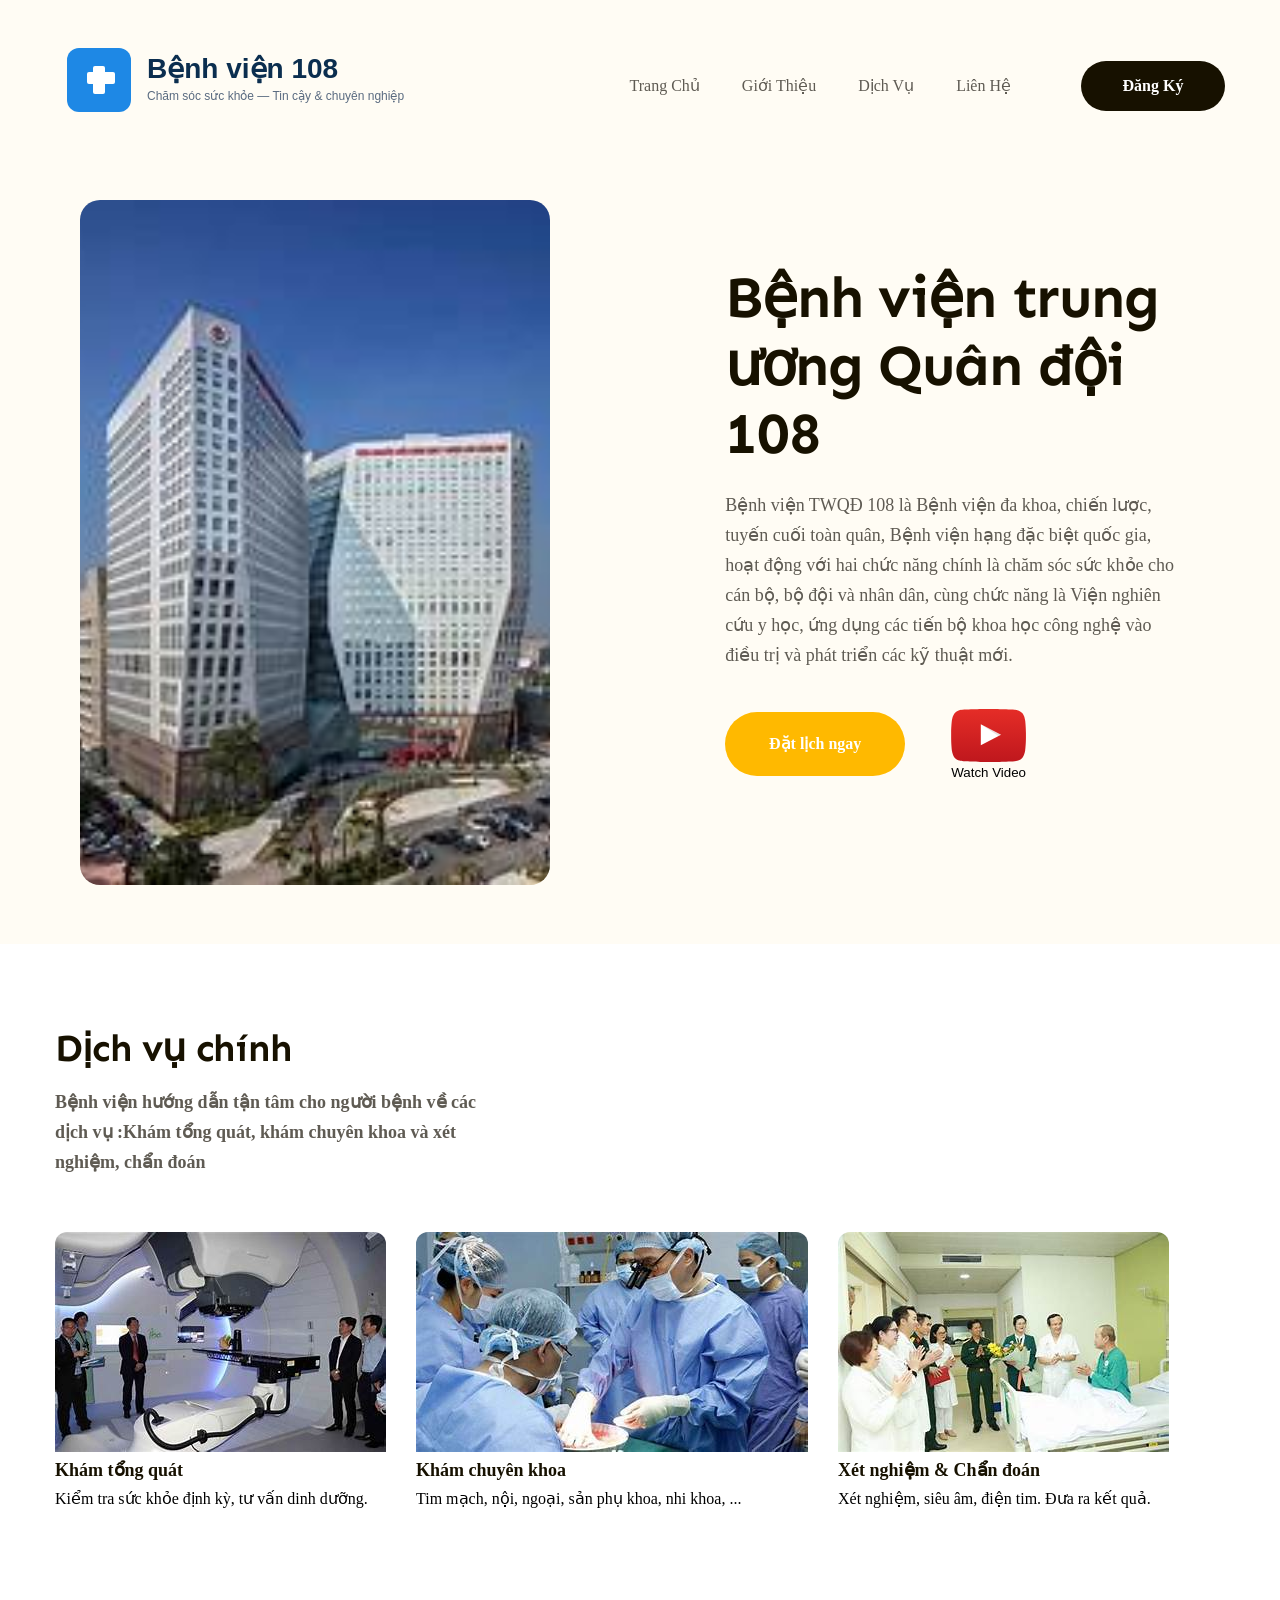
<file: index.html>
<!DOCTYPE html>
<html lang="vi">
  <head>
    <meta charset="UTF-8" />
    <meta name="viewport" content="width=device-width, initial-scale=1.0" />
    <link rel="stylesheet" href="./assets/css/reset.css" />
    <!-- nhúng font:popins,sen -->
    <link rel="preconnect" href="https://fonts.googleapis.com" />
    <link rel="preconnect" href="https://fonts.gstatic.com" crossorigin />
    <link
      href="https://fonts.googleapis.com/css2?family=Poppins:ital,wght@0,400;0,500;0,600;0,700;1,400&family=Sen:wght@700&display=swap"
      rel="stylesheet"
    />
    <link rel="stylesheet" href="./assets/css/style1.css" />
    <link rel="shortcut icon" href="favicon.ico" type="image/x-icon" />
    <title>Dự án đk khám bệnh</title>
  </head>
  <body style="height: 10000px">
    <!-- header -->
    <header class="header fixed">
      <div class="main-content">
        <div class="body">
          <!-- logo -->
          <img src="./assets/img/bv108_logo.svg" alt="" class="logo" />
          <!-- nav -->
          <nav class="nav">
            <ul>
              <li>
                <a href="">Trang Chủ</a>
              </li>
              <li>
                <a href="">Giới Thiệu</a>
              </li>
              <li>
                <a href="">Dịch Vụ</a>
              </li>
              <li>
                <a href="">Liên Hệ</a>
              </li>
            </ul>
          </nav>
          <!-- btn action -->
          <div class="action">
            <a href="" class="btn btn-sign-up">Đăng Ký</a>
          </div>
        </div>
      </div>
    </header>
    <!-- main -->
    <div class="main">
      <!-- hero -->
      <div class="hero">
        <div class="main-content">
          <div class="body">
            <!-- khối bên phải -->
            <div class="media-block">
              <img src="./assets/img/bv1.jpg" alt="" class="img" />
            </div>
            <!-- khối bên trái -->
            <div class="content-block">
              <h1 class="heading">Bệnh viện trung ương Quân đội 108</h1>
              <p class="desc">
                Bệnh viện TWQĐ 108 là Bệnh viện đa khoa, chiến lược, tuyến cuối
                toàn quân, Bệnh viện hạng đặc biệt quốc gia, hoạt động với hai
                chức năng chính là chăm sóc sức khỏe cho cán bộ, bộ đội và nhân
                dân, cùng chức năng là Viện nghiên cứu y học, ứng dụng các tiến
                bộ khoa học công nghệ vào điều trị và phát triển các kỹ thuật
                mới.
              </p>
              <div class="cta-group">
                <a href="#!" class="btn hero-cta">Đặt lịch ngay</a>
                <button class="watch-video">
                  <div class="icon">
                    <img src="./assets/img/icon.youtube.svg" alt="" />
                  </div>
                  <span>Watch Video</span>
                </button>
              </div>
            </div>
          </div>
        </div>
      </div>
      <!-- popular -->
      <div class="popular">
        <div class="main-content">
          <div class="popular-top">
            <div class="info">
              <h2 class="heading-lv2">Dịch vụ chính</h2>
              <p class="desc">
                Bệnh viện hướng dẫn tận tâm cho người bệnh về các dịch vụ :Khám
                tổng quát, khám chuyên khoa và xét nghiệm, chẩn đoán
              </p>
            </div>
          </div>
          <div class="course-list">
            <!-- item 1 -->
            <div class="course-item">
              <a href="#!"
                ><img src="./assets/img/dv-1.jpg" alt="" class="thumb"
              /></a>
              <h3 class="title">Khám tổng quát</h3>
              <p class="desc">Kiểm tra sức khỏe định kỳ, tư vấn dinh dưỡng.</p>
            </div>

            <!-- item 2 -->
            <div class="course-item">
              <a href="#!"
                ><img src="./assets/img/dv-2.jpg" alt="" class="thumb"
              /></a>
              <h3 class="title">Khám chuyên khoa</h3>
              <p class="desc">
                Tim mạch, nội, ngoại, sản phụ khoa, nhi khoa, ...
              </p>
            </div>

            <!-- item 3 -->
            <div class="course-item">
              <a href="#!"
                ><img src="./assets/img/dv-3.jpg" alt="" class="thumb"
              /></a>
              <h3 class="title">Xét nghiệm & Chẩn đoán</h3>
              <p class="desc">Xét nghiệm, siêu âm, điện tim. Đưa ra kết quả.</p>
            </div>
          </div>
        </div>
      </div>
    </div>
  </body>
</html>
</file>
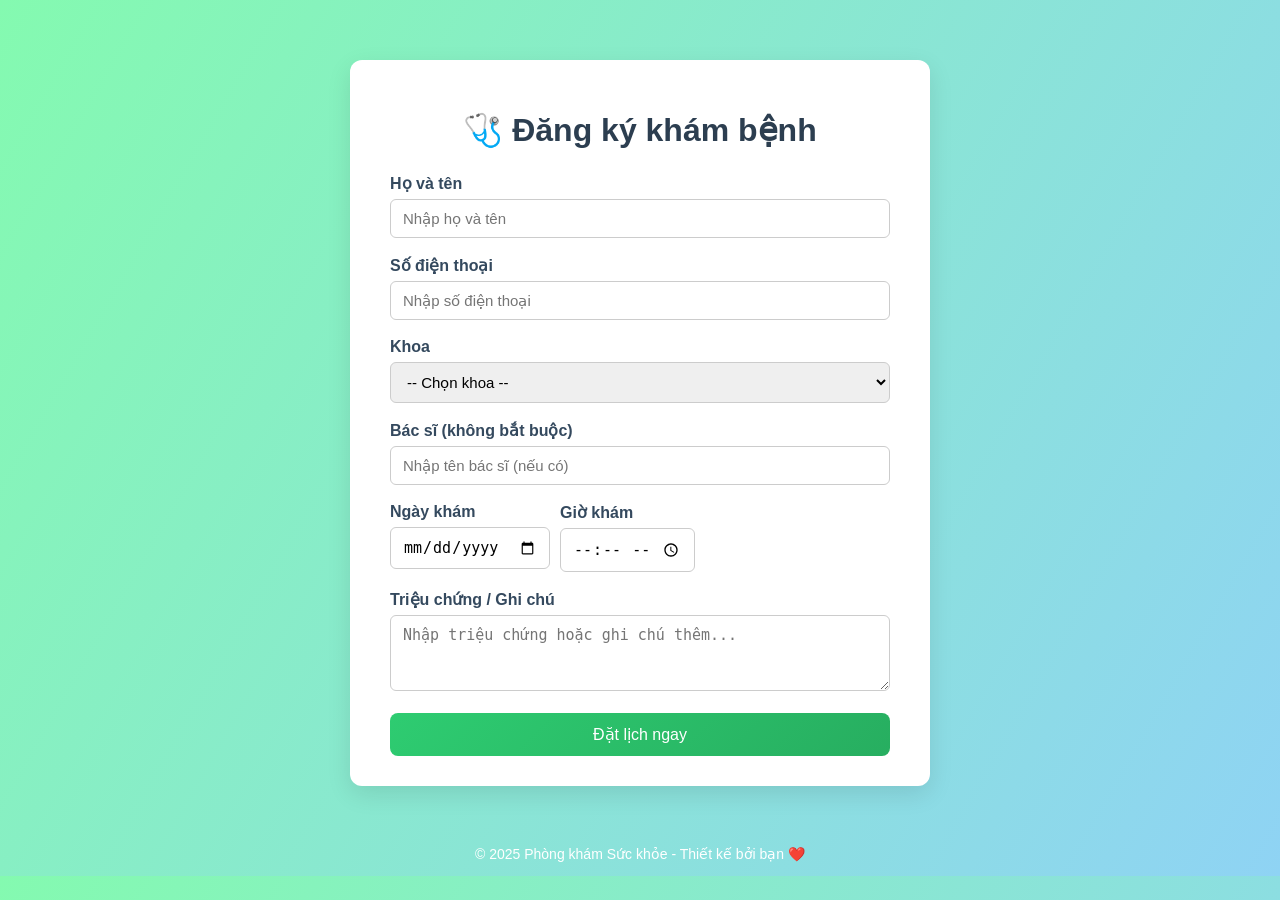
<file: sig-up.html>
<!DOCTYPE html>
<html lang="vi">
  <head>
    <meta charset="UTF-8" />
    <meta name="viewport" content="width=device-width, initial-scale=1.0" />
    <title>Đặt lịch khám bệnh</title>
    <link rel="stylesheet" href="style2.css" />
  </head>
  <body>
    <div class="container">
      <h1>🩺 Đăng ký khám bệnh</h1>
      <form action="#" method="post">
        <div class="form-group">
          <label for="name">Họ và tên</label>
          <input
            type="text"
            id="name"
            name="name"
            placeholder="Nhập họ và tên"
            required
          />
        </div>

        <div class="form-group">
          <label for="phone">Số điện thoại</label>
          <input
            type="tel"
            id="phone"
            name="phone"
            placeholder="Nhập số điện thoại"
            required
          />
        </div>

        <div class="form-group">
          <label for="department">Khoa</label>
          <select id="department" name="department" required>
            <option value="">-- Chọn khoa --</option>
            <option>Khám tổng quát</option>
            <option>Nhi</option>
            <option>Tim mạch</option>
            <option>Sản - Phụ khoa</option>
            <option>Da liễu</option>
          </select>
        </div>

        <div class="form-group">
          <label for="doctor">Bác sĩ (không bắt buộc)</label>
          <input
            type="text"
            id="doctor"
            name="doctor"
            placeholder="Nhập tên bác sĩ (nếu có)"
          />
        </div>

        <div class="form-inline">
          <div class="form-group">
            <label for="date">Ngày khám</label>
            <input type="date" id="date" name="date" required />
          </div>

          <div class="form-group">
            <label for="time">Giờ khám</label>
            <input type="time" id="time" name="time" required />
          </div>
        </div>

        <div class="form-group">
          <label for="note">Triệu chứng / Ghi chú</label>
          <textarea
            id="note"
            name="note"
            rows="3"
            placeholder="Nhập triệu chứng hoặc ghi chú thêm..."
          ></textarea>
        </div>

        <button type="submit" class="btn">Đặt lịch ngay</button>
      </form>
    </div>

    <footer>
      <p>© 2025 Phòng khám Sức khỏe - Thiết kế bởi bạn ❤️</p>
    </footer>
  </body>
</html>
</file>
<file: assets/css/style1.css>
* {
  /* kích thước là của phần tử luôn  */
  box-sizing: border-box;
}
/* tạo biến để khi dùng chỉ cần dùng var */
:root {
  --font-heading: "Sen", sans-serif;
  --primary-color: #ffb900;
}
/* 1rem=16px nên cần đổi 1rem=10px cho dễ tính */
html {
  font-size: 62.5%;
}
/* khôi phục lại cỡ chữ mặc định theo rem */
body {
  font-size: 1.6rem;
  .poppins-regular {
    font-family: "Poppins", sans-serif;
    font-weight: 400;
    font-style: normal;
  }

  .poppins-medium {
    font-family: "Poppins", sans-serif;
    font-weight: 500;
    font-style: normal;
  }

  .poppins-semibold {
    font-family: "Poppins", sans-serif;
    font-weight: 600;
    font-style: normal;
  }

  .poppins-bold {
    font-family: "Poppins", sans-serif;
    font-weight: 700;
    font-style: normal;
  }

  .poppins-regular-italic {
    font-family: "Poppins", sans-serif;
    font-weight: 400;
    font-style: italic;
  }
}
/* bỏ gạch chân  */
a {
  text-decoration: none;
}
.heading-lv2 {
  color: #171100;
  font-family: var(--font-heading);
  font-size: 3.8rem;
  font-weight: 700;
  line-height: 1.27;
  letter-spacing: -0.76px;
}
.btn {
  /* cần chuyển sang inline-block để thêm padding cho chữ cách viền */
  display: inline-block;
  padding: 0 16px;
  line-height: 50px;
  color: #fff;
  text-align: center;
  font-size: 1.6rem;
  font-weight: 600;
  border-radius: 999px;
  background: #171100;
}
/* dùng hover khi di qua cho mờ đi chút */
.btn:hover {
  opacity: 0.9;
  cursor: pointer;
}
/* căn khoảng cách 2 bên trên trình duyệt */
.main-content {
  width: 1170px;
  /* khi kéo trình duyệt ko bị sát lề hoặc mất chữ */
  max-width: calc(100% - 48px);
  margin-left: auto;
  margin-right: auto;
}
.header {
  background: #fffcf4;
}
/* tạo độ dính khi cuộn */
.header.fixed {
  position: sticky;
  top: -28px;
}
/* dàn ngang */
.header .body {
  display: flex;
  /* căn giữa cả hàng theo trục ngang */
  align-items: center;
  padding: 36px 0 8px;
}
/* kéo sang bên phải của khối header */
.nav {
  margin-left: auto;
}
/* dàn ngang của khối con nav ul */
.nav ul {
  display: flex;
}
.nav a {
  /* định vị theo tổ tiên gần nhất possition */
  position: relative;
  color: #5f5b53;
  font-size: 1.6rem;
  padding: 8px 21px;
}
/* hover khi di chuột qua tạo sự khác */
.nav a:hover {
  color: #171100;
  font-weight: 600;
}
.header .btn-sign-up {
  min-width: 144px;
}
/* khoảng cách nút đăng ký với liên hệ */
.header .action {
  margin-left: 49px;
}
.fa-youtube {
  color: #f00;
}
/* hero -----------------------------------------------------------------*/
.hero {
  padding: 56px;
  background: #fffcf4;
}
.hero .body {
  display: flex;
}
.hero .media-block {
  width: 46%;
}
.hero .content-block {
  width: 52%;
  padding-left: 130px;
  padding-top: 64px;
}
.hero .media-block .img {
  width: 470px;
  height: 685px;
  /* dùng object để tránh vỡ ảnh */
  object-fit: cover;
  border-radius: 20px;
}
.hero .heading {
  color: #171100;
  font-family: var(--font-heading);
  font-size: 5.8rem;
  font-weight: 700;
  line-height: 1.17;
  letter-spacing: -1.16px;
}
.hero .desc {
  color: #5f5b53;
  margin-top: 22px;
  font-size: 1.8rem;
  line-height: 1.67;
}
.hero .cta-group {
  display: flex;
  align-items: center;
  margin-top: 38px;
}
.hero-cta {
  min-width: 180px;
  line-height: 64px;
  background-color: var(--primary-color);
}
.hero .watch-video {
  border: none;
  margin-left: 40px;
  background: transparent;
  /* display: flex; */
  cursor: pointer;
}
/* popular ---------------------------------------------------------------------- */
.popular {
  padding: 40px 0;
  margin-top: 40px;
}

.popular-top .desc {
  margin-top: 16px;
  width: 458px;
  color: #5f5b53;
  font-size: 1.8rem;
  line-height: 1.67;
}

.popular .course-list {
  margin-top: 55px;
  gap: 30px;
  display: flex;
}
/* chỉnh cho ảnh vào khung của khối, không bị tràn ra ngoài khối */
.popular .course-item .thumb {
  border-radius: 12px 12px 0 0;
  width: 100%;
}

.popular .course-item .title {
  color: #171100;
  font-size: 1.8rem;
  font-weight: 600;
  line-height: 1.67;
}

.popular .course-item .desc {
  margin-top: 6px;
}
/* feedback -------------------------------------------------------------*/
.feedback {
  margin-top: 50px;
  padding: 96px 0;
  background: #279a428f;
}

.feedback-item {
  display: flex;
}

.feedback-item .avatar {
  width: 400px;
}

.info .desc {
  margin-top: 15px;
  margin-right: 120px;
  font-weight: bold;
}

.feedback-item .content {
  width: 66%;
  margin-left: auto;
  font-weight: bold;
}

/* features ----------------------------------------------------- */
.features {
  padding: 100px 0;
}

.features .body {
  margin-top: 100px;
  display: flex;
}

.body .content {
  width: 66%;
  margin-left: auto;
}

.body .images {
  height: 200px;
}
.features .body1 {
  margin-top: 200px;
  display: flex;
  flex-direction: row-reverse;
}
.features .body2 {
  display: flex;
  margin-top: 50px;
}
.body1 .content {
  width: 66%;
  margin-left: auto;
  margin-right: 200px;
}
.body2 .content {
  width: 66%;
  margin-left: auto;
}

.features .desc {
  margin-top: 16px;
}

.lower1 {
  margin-right: 100px;
}

/* blogs----------------------------------------------------------------- */
.blogs {
  margin-top: 100px;
}
.ha-list {
  display: flex;
  gap: 30px;
  margin-top: 50px;
}
.ha-list .list {
  width: 370px;
}

/* news --------------------------------------------------------------------------------- */
.news {
  margin-top: 100px;
}
.new-th {
  cursor: pointer;
  display: flex;
  margin-top: 50px;
  gap: 30px;
}
.new-c1 {
  display: flex;
  margin-top: 20px;
}
.new-c2 {
  display: flex;
  margin-top: 90px;
}
.new-c3 {
  display: flex;
  margin-top: 20px;
}
.new-c4 {
  display: flex;
  margin-top: 50px;
  margin-bottom: 20px;
}
.new-i {
  width: 180px;
  border-radius: 10px;
}
.new-th .desc {
  font-weight: bold;
}
.new-th .para {
  margin-left: 16px;
}
.new-right {
  background: #f4ecec;
  border-radius: 10px;
}
.new-left {
  background: #f4ecec;
  border-radius: 10px;
}

/* footer ------------------------------------------------------------------------------------------ */
.footer {
  margin-top: 150px;
  background: #dde0dd;
}
.footer .row {
  display: flex;
}
.row .desc {
  margin-top: 20px;
  /* margin-right: 260px; */
}
.kn-h2 {
  font-weight: bold;
  margin-top: 20px;
}
.row .row-right {
  margin-right: 50px;
}
.row .row-left {
  margin-right: 220px;
  /* background: #000; */
  width: 600px;
}
</file>
<file: style2.css>
/* Đặt font và màu nền */
body {
  font-family: "Segoe UI", Tahoma, sans-serif;
  background: linear-gradient(120deg, #84fab0, #8fd3f4);
  margin: 0;
  padding: 0;
}

/* Container chính */
.container {
  background: white;
  max-width: 500px;
  margin: 60px auto;
  padding: 30px 40px;
  border-radius: 12px;
  box-shadow: 0 8px 25px rgba(0, 0, 0, 0.1);
}

/* Tiêu đề */
h1 {
  text-align: center;
  color: #2c3e50;
  margin-bottom: 25px;
}

/* Form chung */
.form-group {
  margin-bottom: 18px;
}

/* Label */
label {
  display: block;
  font-weight: 600;
  margin-bottom: 6px;
  color: #34495e;
}

/* Input & select & textarea */
input,
select,
textarea {
  width: 100%;
  padding: 10px 12px;
  border: 1px solid #ccc;
  border-radius: 6px;
  font-size: 15px;
  box-sizing: border-box;
  transition: 0.3s;
}

/* Hiệu ứng focus */
input:focus,
select:focus,
textarea:focus {
  border-color: #2ecc71;
  outline: none;
  box-shadow: 0 0 5px rgba(46, 204, 113, 0.4);
}

/* 2 ô cùng hàng */
.form-inline {
  display: flex;
  gap: 10px;
}

/* Nút */
.btn {
  width: 100%;
  padding: 12px;
  background: linear-gradient(135deg, #2ecc71, #27ae60);
  border: none;
  color: white;
  font-size: 16px;
  border-radius: 8px;
  cursor: pointer;
  transition: 0.3s;
}

.btn:hover {
  background: linear-gradient(135deg, #27ae60, #1e8449);
}

/* Footer */
footer {
  text-align: center;
  color: white;
  margin-top: 30px;
  font-size: 14px;
}
</file>
